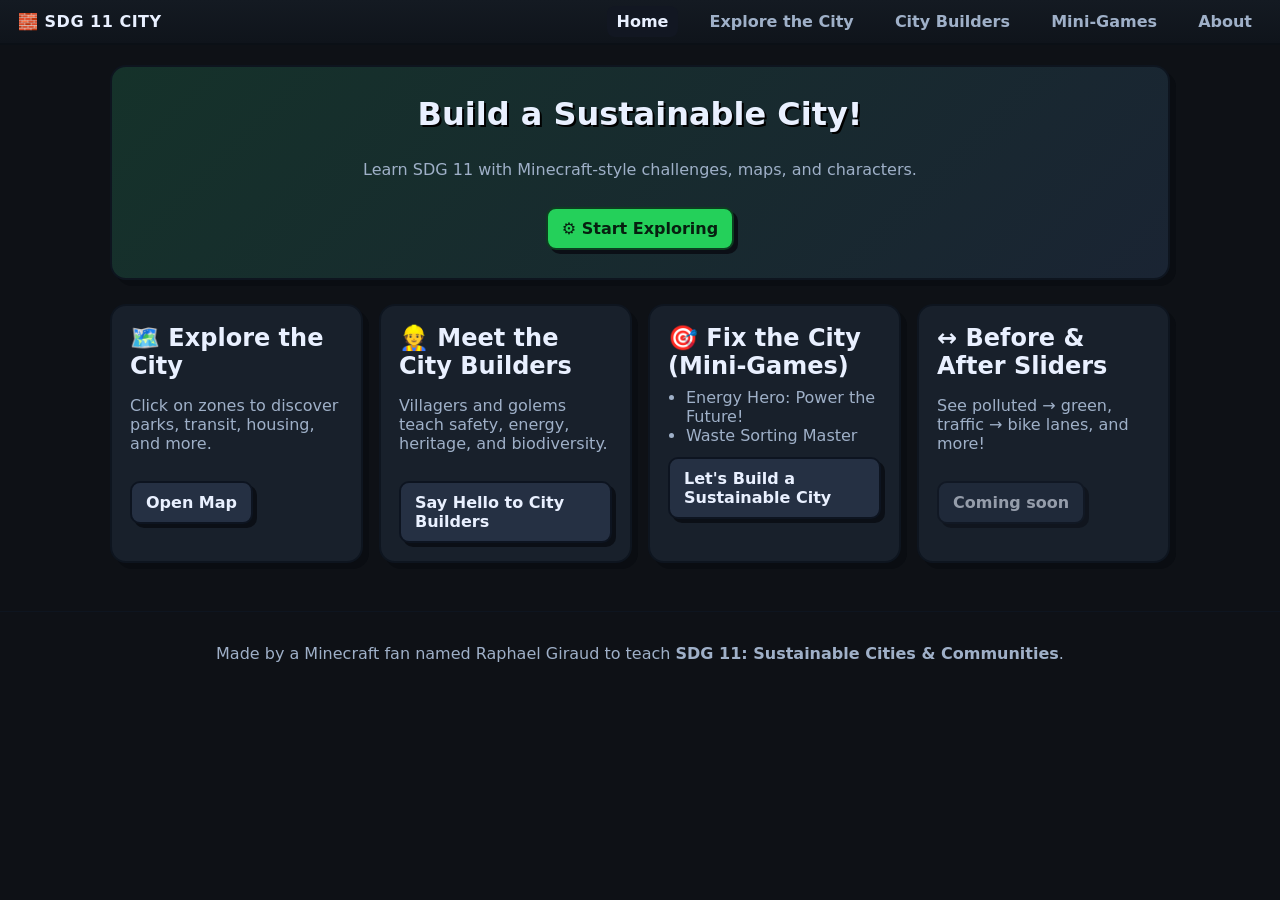
<file: index.html>
<!doctype html>
<html lang="en">
<head>
  <meta charset="utf-8" />
  <meta name="viewport" content="width=device-width, initial-scale=1" />
  <title>SDG 11 City — Learning</title>
  <link rel="stylesheet" href="css/styles.css" />
</head>
<body>
  <header class="site-header">
    <div class="logo">🧱 SDG 11 City</div>
    <nav class="main-nav">
      <a class="active" href="index.html">Home</a>
      <a href="city.html">Explore the City</a>
      <a href="builders.html">City Builders</a>
      <a href="games.html">Mini‑Games</a>
      <a href="#about">About</a>
    </nav>
  </header>

  <main class="container">
    <section class="hero">
      <h1>Build a Sustainable City!</h1>
      <p>Learn SDG 11 with Minecraft‑style challenges, maps, and characters.</p>
      <a class="btn btn-primary" href="city.html">⚙️ Start Exploring</a>
    </section>

    <section class="grid features">
      <article class="card">
        <h2>🗺️ Explore the City</h2>
        <p>Click on zones to discover parks, transit, housing, and more.</p>
        <a class="btn" href="city.html">Open Map</a>
      </article>

      <article class="card" id="builders">
        <h2>👷 Meet the City Builders</h2>
        <p>Villagers and golems teach safety, energy, heritage, and biodiversity.</p>
        <a class="btn" href="builders.html">Say Hello to City Builders</a>
      </article>

      <article class="card" id="minigames">
        <h2>🎯 Fix the City (Mini‑Games)</h2>
        <ul>
          <li>Energy Hero: Power the Future!</li>
          <li>Waste Sorting Master</li>
        </ul>
        <a class="btn" href="games.html">Let's Build a Sustainable City</a>
      </article>

      <article class="card">
        <h2>↔️ Before & After Sliders</h2>
        <p>See polluted → green, traffic → bike lanes, and more!</p>
        <a class="btn disabled" href="#">Coming soon</a>
      </article>
    </section>
  </main>

  <footer class="site-footer" id="about">
    <p>Made by a Minecraft fan named Raphael Giraud to teach <strong>SDG 11: Sustainable Cities &amp; Communities</strong>.</p>
  </footer>

  <script src="js/main.js"></script>
</body>
</html>
</file>
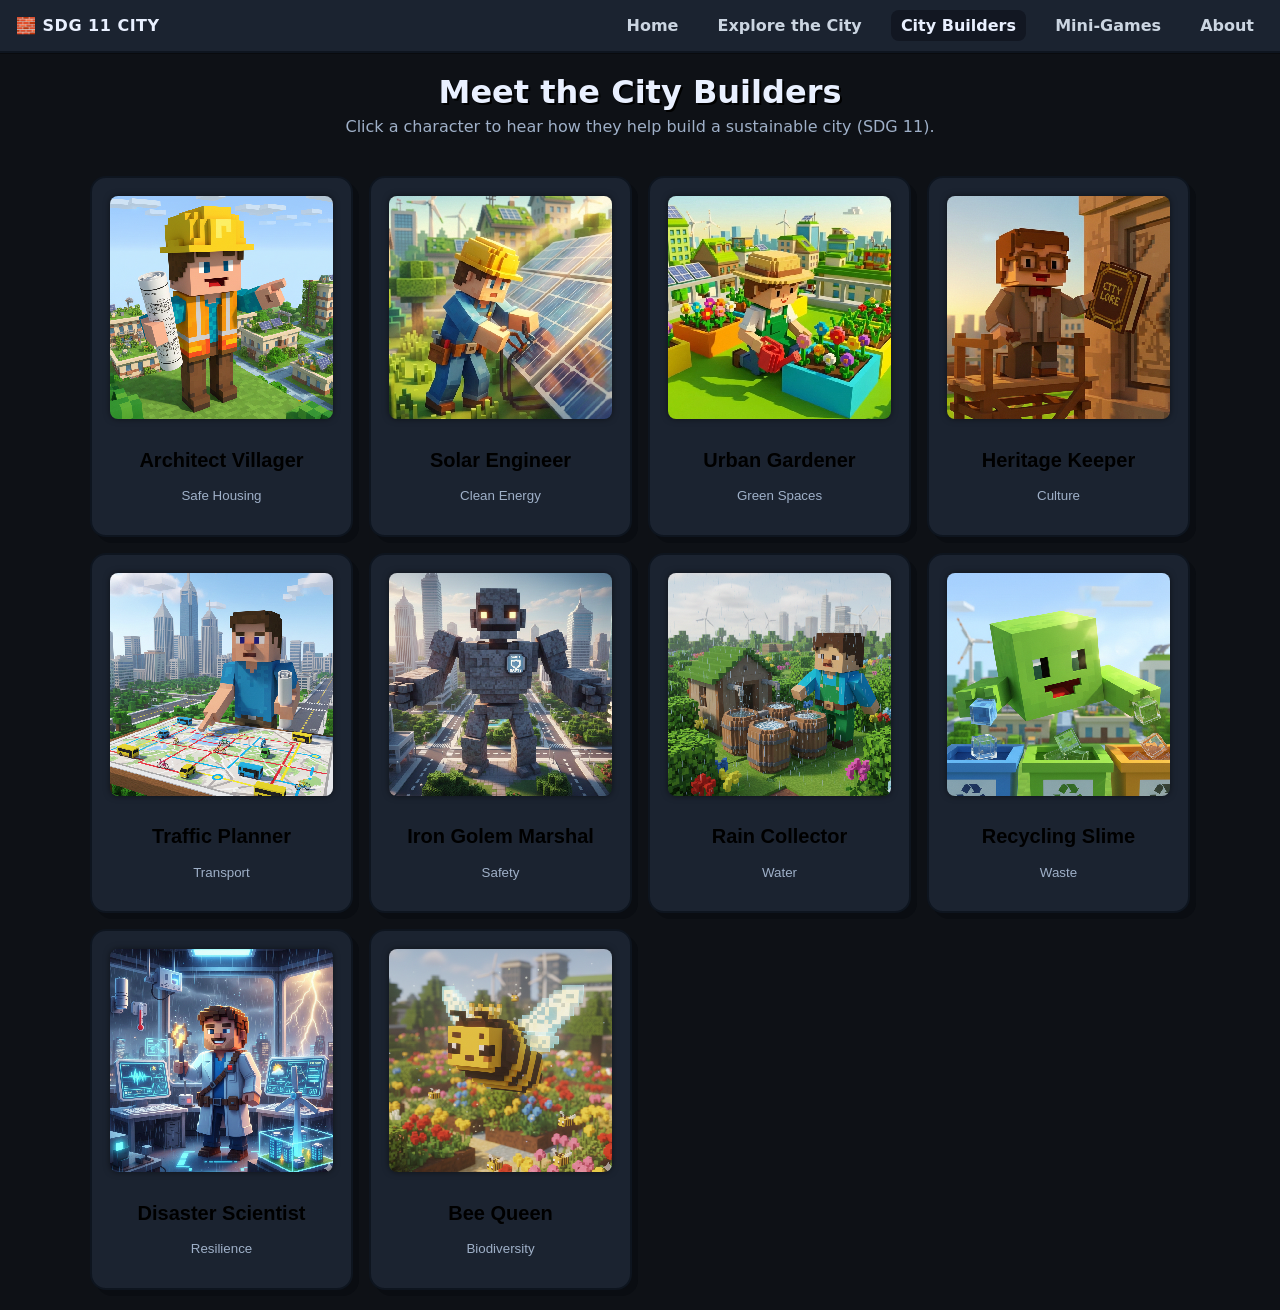
<file: builders.html>
<!doctype html>
<html lang="en">
<head>
  <meta charset="utf-8"/>
  <meta name="viewport" content="width=device-width, initial-scale=1"/>
  <title>Meet the City Builders — SDG 11</title>
  <link rel="stylesheet" href="css/builders.css"/>
</head>
<body>
  

 <header class="site-header">
    <div class="logo">🧱 SDG 11 City</div>
    <nav class="main-nav" aria-label="Primary">
      <a href="index.html">Home</a>
      <a href="city.html">Explore the City</a>
      <a class="active" href="builders.html" aria-current="page">City Builders</a>
      <a href="games.html">Mini‑Games</a>
      <a href="#about">About</a>
    </nav>
  </header>

  <!-- Page intro for City Builders -->
  <header class="header">
    <h1>Meet the City Builders</h1>
    <p>Click a character to hear how they help build a sustainable city (SDG 11).</p>
  </header>



<main class="grid">
  <button class="card" data-builder="architect">
    <img class="avatar-img" src="assets/characters/architect.png" alt="Architect Villager"/>
    <h2>Architect Villager</h2>
    <p class="tag">Safe Housing</p>
  </button>

  <button class="card" data-builder="solarEngineer">
    <img class="avatar-img" src="assets/characters/solarEngineer.png" alt="Solar Engineer"/>
    <h2>Solar Engineer</h2>
    <p class="tag">Clean Energy</p>
  </button>

  <button class="card" data-builder="urbanGardener">
    <img class="avatar-img" src="assets/characters/urbanGardener.png" alt="Urban Gardener"/>
    <h2>Urban Gardener</h2>
    <p class="tag">Green Spaces</p>
  </button>

  <button class="card" data-builder="heritageKeeper">
    <img class="avatar-img" src="assets/characters/heritageKeeper.png" alt="Heritage Keeper"/>
    <h2>Heritage Keeper</h2>
    <p class="tag">Culture</p>
  </button>

  <button class="card" data-builder="trafficPlanner">
    <img class="avatar-img" src="assets/characters/trafficPlanner.png" alt="Traffic Planner"/>
    <h2>Traffic Planner</h2>
    <p class="tag">Transport</p>
  </button>

  <button class="card" data-builder="golemMarshal">
    <img class="avatar-img" src="assets/characters/golemMarshal.png" alt="Golem Marshal"/>
    <h2>Iron Golem Marshal</h2>
    <p class="tag">Safety</p>
  </button>

  <button class="card" data-builder="rainCollector">
    <img class="avatar-img" src="assets/characters/rainCollector.png" alt="Rain Collector"/>
    <h2>Rain Collector</h2>
    <p class="tag">Water</p>
  </button>

  <button class="card" data-builder="recyclerSlime">
    <img class="avatar-img" src="assets/characters/recyclerSlime.png" alt="Recycling Slime"/>
    <h2>Recycling Slime</h2>
    <p class="tag">Waste</p>
  </button>

  <button class="card" data-builder="disasterScientist">
    <img class="avatar-img" src="assets/characters/disasterScientist.png" alt="Disaster Scientist"/>
    <h2>Disaster Scientist</h2>
    <p class="tag">Resilience</p>
  </button>

  <button class="card" data-builder="beeQueen">
    <img class="avatar-img" src="assets/characters/beeQueen.png" alt="Bee Queen"/>
    <h2>Bee Queen</h2>
    <p class="tag">Biodiversity</p>
  </button>
</main>

<div class="bubble" id="bubble" hidden>
  <div class="bubble-content">
    <button class="close">✖</button>
    <h3 id="bubbleTitle"></h3>
    <p id="bubbleText"></p>
  </div>
</div>

<script src="js/builders.js"></script>
</body>
</html>
</file>
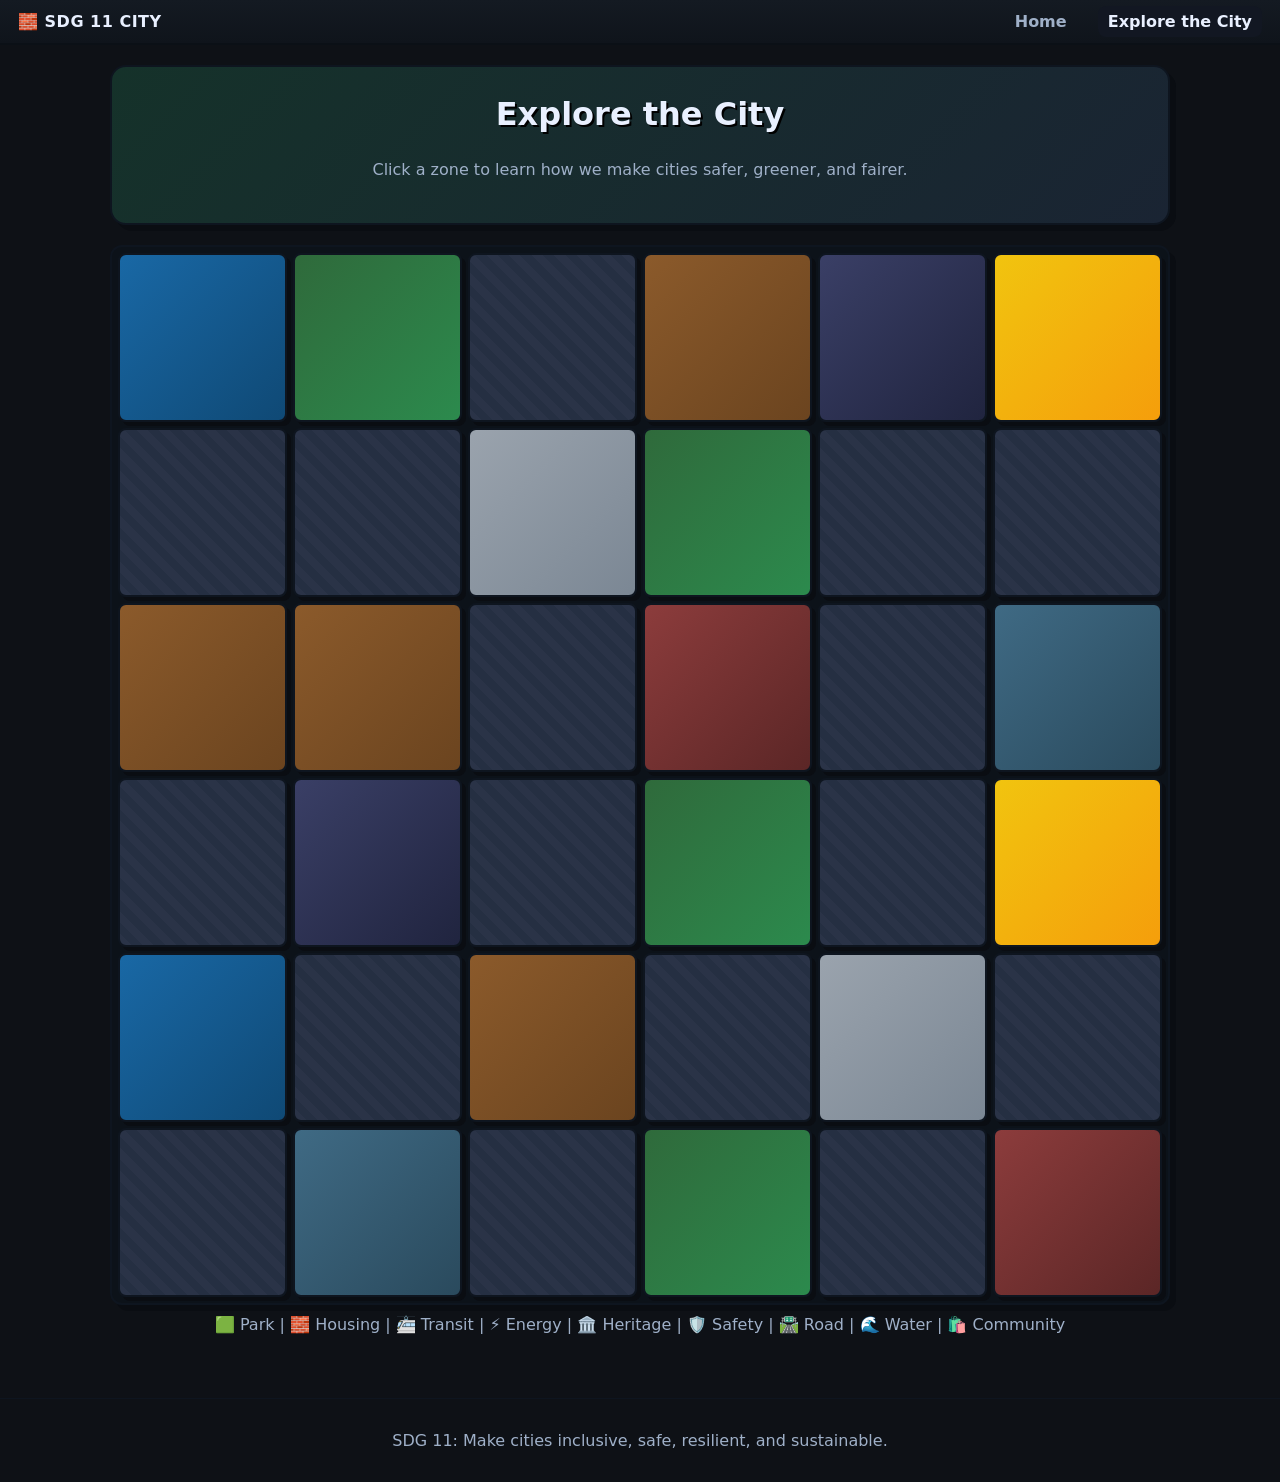
<file: city.html>
<!doctype html>
<html lang="en">
<head>
  <meta charset="utf-8"/>
  <meta name="viewport" content="width=device-width, initial-scale=1"/>
  <title>Explore the City — SDG 11</title>
  <link rel="stylesheet" href="css/styles.css" />
</head>
<body>
  <header class="site-header">
    <div class="logo">🧱 SDG 11 City</div>
    <nav class="main-nav">
      <a href="index.html">Home</a>
      <a class="active" href="city.html">Explore the City</a>
    </nav>
  </header>

  <main class="container">
    <section class="hero">
      <h1>Explore the City</h1>
      <p>Click a zone to learn how we make cities safer, greener, and fairer.</p>
    </section>

    <!-- The grid map -->
    <section class="city-map">
      <!-- 6x6 grid of tiles; give special zones data attributes -->
      <div class="map-grid">
        <!-- Row 1 -->
        <button class="tile water" aria-label="Water"></button>
        <button class="tile park" data-zone="Park" aria-label="Park"></button>
        <button class="tile road" aria-label="Road"></button>
        <button class="tile housing" data-zone="Housing" aria-label="Housing"></button>
        <button class="tile transit" data-zone="Transit" aria-label="Transit"></button>
        <button class="tile energy" data-zone="Energy" aria-label="Energy"></button>

        <!-- Row 2 -->
        <button class="tile road" aria-label="Road"></button>
        <button class="tile road" aria-label="Road"></button>
        <button class="tile plaza" data-zone="Heritage" aria-label="Heritage Plaza"></button>
        <button class="tile park" aria-label="Park"></button>
        <button class="tile road" aria-label="Road"></button>
        <button class="tile road" aria-label="Road"></button>

        <!-- Row 3 -->
        <button class="tile housing" aria-label="Housing"></button>
        <button class="tile housing" data-zone="Housing" aria-label="Housing"></button>
        <button class="tile road" aria-label="Road"></button>
        <button class="tile safety" data-zone="Safety" aria-label="Safety"></button>
        <button class="tile road" aria-label="Road"></button>
        <button class="tile market" data-zone="Community" aria-label="Community Market"></button>

        <!-- Row 4 -->
        <button class="tile road" aria-label="Road"></button>
        <button class="tile transit" data-zone="Transit" aria-label="Transit"></button>
        <button class="tile road" aria-label="Road"></button>
        <button class="tile park" data-zone="Park" aria-label="Park"></button>
        <button class="tile road" aria-label="Road"></button>
        <button class="tile energy" aria-label="Energy"></button>

        <!-- Row 5 -->
        <button class="tile water" aria-label="Water"></button>
        <button class="tile road" aria-label="Road"></button>
        <button class="tile housing" aria-label="Housing"></button>
        <button class="tile road" aria-label="Road"></button>
        <button class="tile plaza" aria-label="Plaza"></button>
        <button class="tile road" aria-label="Road"></button>

        <!-- Row 6 -->
        <button class="tile road" aria-label="Road"></button>
        <button class="tile market" aria-label="Market"></button>
        <button class="tile road" aria-label="Road"></button>
        <button class="tile park" aria-label="Park"></button>
        <button class="tile road" aria-label="Road"></button>
        <button class="tile safety" aria-label="Safety"></button>
      </div>
      <p class="legend">
        🟩 Park | 🧱 Housing | 🚈 Transit | ⚡ Energy | 🏛️ Heritage | 🛡️ Safety | 🛣️ Road | 🌊 Water | 🛍️ Community
      </p>
    </section>

    <!-- Popup (hidden by default) -->
    <div class="modal" id="zoneModal" hidden>
      <div class="modal-content" role="dialog" aria-modal="true" aria-labelledby="modalTitle">
        <button class="close" aria-label="Close">✖</button>
        <h2 id="modalTitle">Zone</h2>
        <p id="modalText">Details about this zone.</p>
        <button class="btn btn-primary" id="miniAction">Try a quick challenge</button>
      </div>
    </div>
  </main>

  <footer class="site-footer">
    <p>SDG 11: Make cities inclusive, safe, resilient, and sustainable.</p>
  </footer>

  <script src="js/main.js"></script>
</body>
</html>
</file>
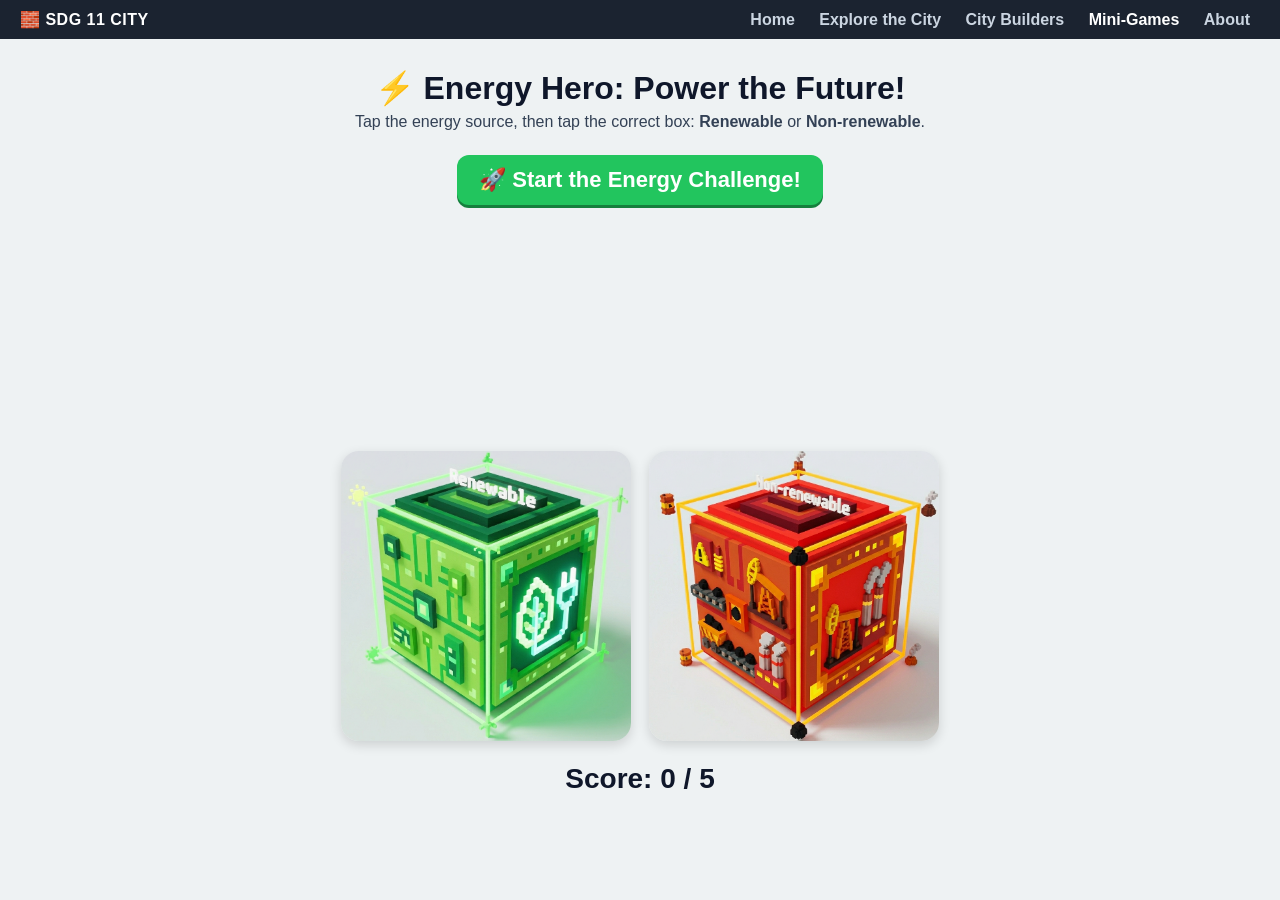
<file: energy-game.html>
<!doctype html>
<html lang="en">
<head>
  <meta charset="utf-8" />
  <meta name="viewport" content="width=device-width, initial-scale=1" />
  <title>⚡ Energy Hero: Power the Future! — SDG 11</title>
  <link rel="stylesheet" href="css/energy-game.css" />
</head>
<body>
  <header class="site-header">
    <div class="logo">🧱 SDG 11 City</div>
    <nav class="main-nav">
      <a href="index.html">Home</a>
      <a href="city.html">Explore the City</a>
      <a href="builders.html">City Builders</a>
      <a class="active" href="games.html">Mini‑Games</a>
      <a href="#about">About</a>
    </nav>
  </header>

  <main class="game-area">
    <h1 class="title">⚡ Energy Hero: Power the Future!</h1>
    <p class="subtitle">Tap the energy source, then tap the correct box: <strong>Renewable</strong> or <strong>Non‑renewable</strong>.</p>

    <button id="start-btn">🚀 Start the Energy Challenge!</button>

    <div id="energy-area">
      <img id="current-energy" class="hidden" alt="Energy source card" />
      <div id="energy-label" class="hidden"></div>
    </div>

    <div id="boxes">
      <img class="choice-box" data-type="Renewable" src="assets/boxes/renewable_box.png" alt="Renewable energy box" />
      <img class="choice-box" data-type="Non-renewable" src="assets/boxes/nonrenewable_box.png" alt="Non-renewable energy box" />
    </div>

    <div id="status-box">Score: <span id="score">0</span> / 5</div>
  </main>

  <script src="js/energy-game.js"></script>
</body>
</html>
</file>
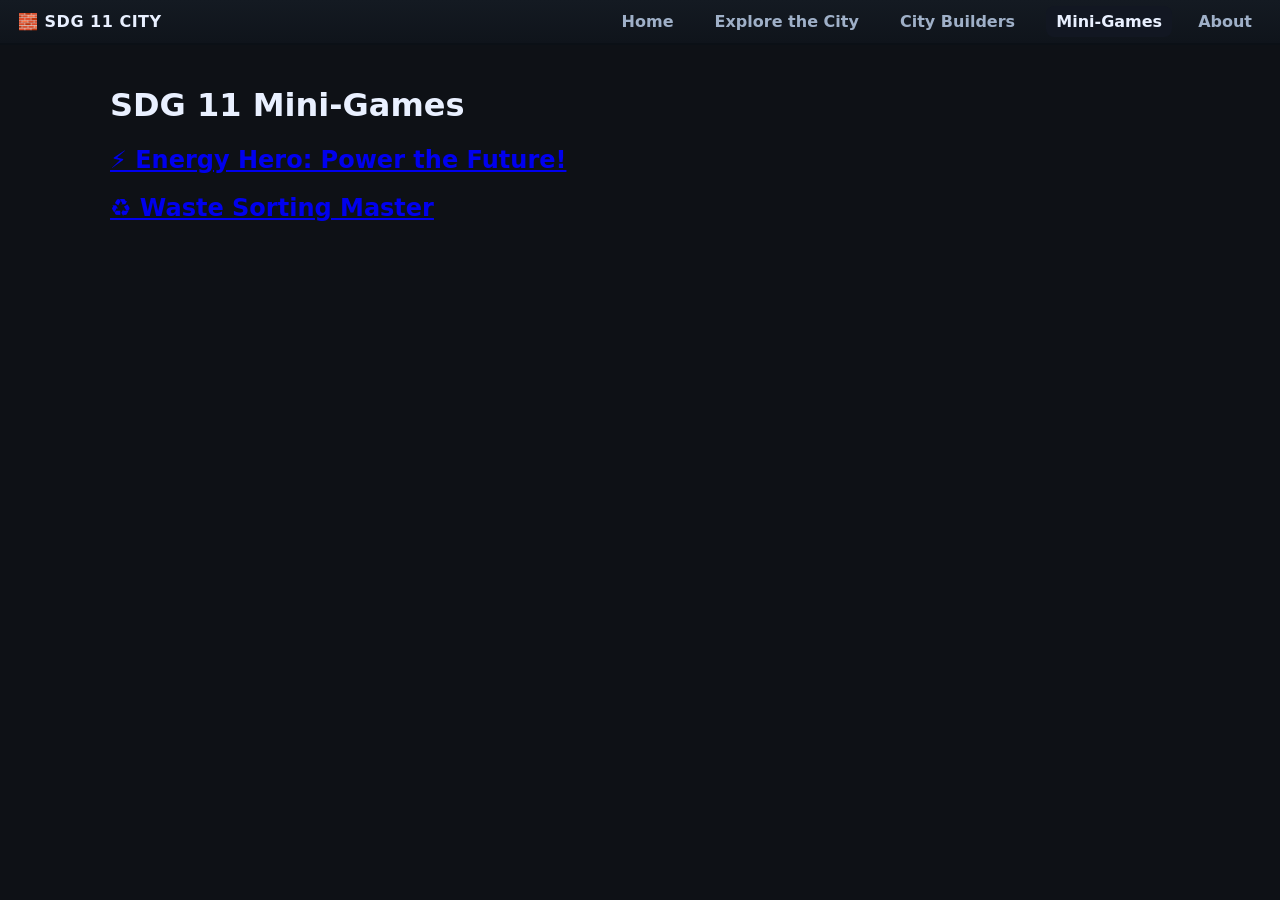
<file: games.html>
<!doctype html><html><head><meta charset='utf-8'>
<title>SDG11 Mini-Games</title>
<link rel='stylesheet' href='css/styles.css'></head>
<body><header class='site-header'><div class='logo'>🧱 SDG 11 City</div>
<nav class='main-nav'><a href='index.html'>Home</a>
<a href='city.html'>Explore the City</a>
<a href='builders.html'>City Builders</a>
<a class='active' href='games.html'>Mini‑Games</a><a href='#about'>About</a></nav>
</header>
<main class='container'><h1>SDG 11 Mini‑Games</h1>
<h2><a href='energy-game.html'>⚡ Energy Hero: Power the Future!</a></h2>     
<h2><a href='waste-game.html'>♻️ Waste Sorting Master</a></h2>    
<!--<ul><li><a href='waste-game.html'>♻️ Waste Sorting Master</a></li></ul>-->
</main>
</body>
</html>
</file>
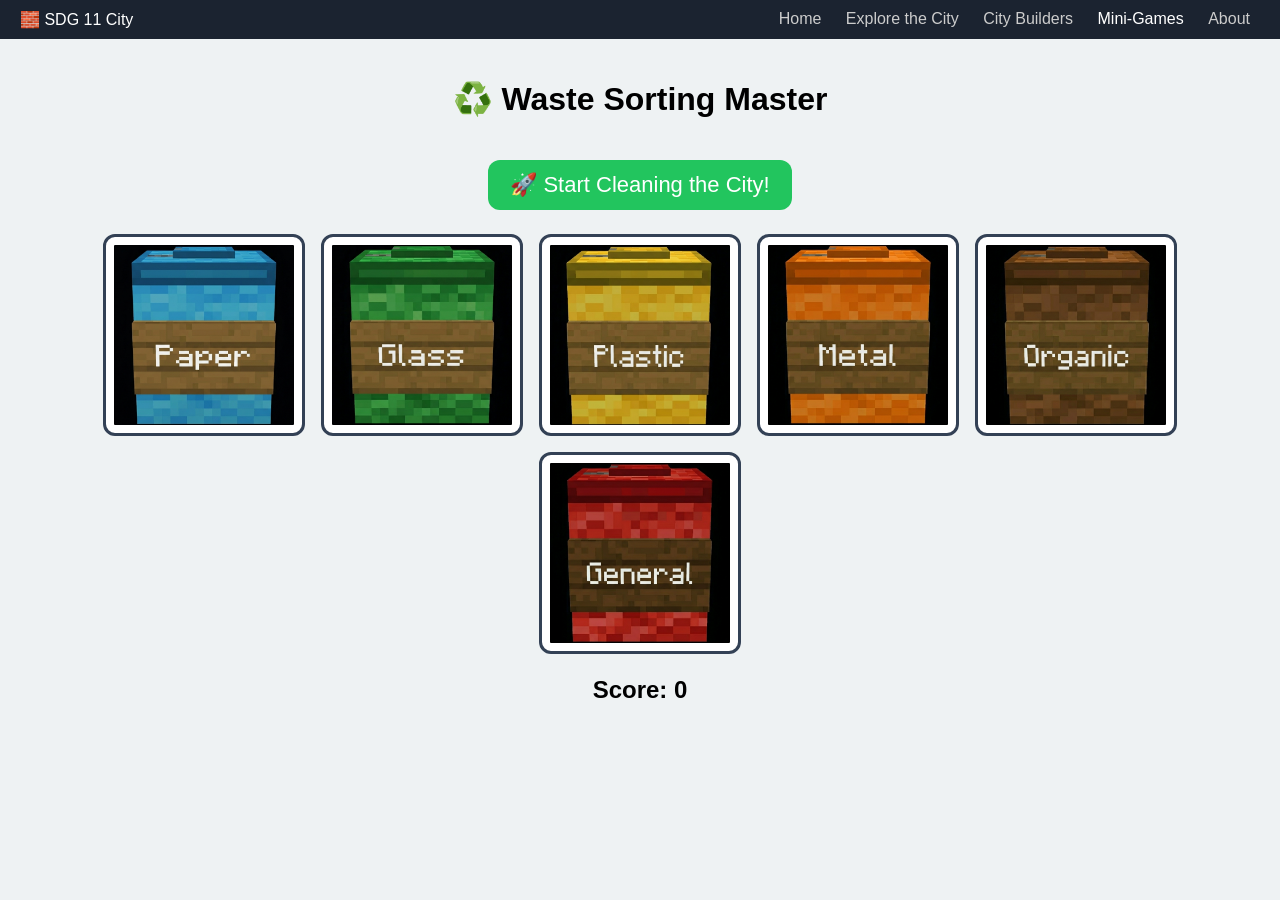
<file: waste-game.html>
<!doctype html>
<html lang="en">
<head>
  <meta charset="utf-8">
  <meta name="viewport" content="width=device-width, initial-scale=1">
  <title>♻️ Waste Sorting Master — SDG11</title>
  <link rel="stylesheet" href="css/game.css">
</head>
<body>
<header class="site-header">
  <div class="logo">🧱 SDG 11 City</div>
  <nav class="main-nav">
    <a href="index.html">Home</a>
    <a href="city.html">Explore the City</a>
    <a href="builders.html">City Builders</a>
    <a class="active" href="games.html">Mini‑Games</a>
    <a href="#about">About</a>
  </nav>
</header>

<main class="game-area">
  <h1 class="title">♻️ Waste Sorting Master</h1>
  <button id="start-btn">🚀 Start Cleaning the City!</button>

  <div id="item-area">
    <img id="current-item" class="hidden">
  </div>

  <div id="bins">
    <img class="bin" data-type="paper_cardboard" src="assets/bins/paper_cardboard.png">
    <img class="bin" data-type="glass" src="assets/bins/glass.png">
    <img class="bin" data-type="plastic" src="assets/bins/plastic.png">
    <img class="bin" data-type="metal_cans" src="assets/bins/metal_cans.png">
    <img class="bin" data-type="organic" src="assets/bins/organic.png">
    <img class="bin" data-type="general_waste" src="assets/bins/general_waste.png">
  </div>

  <div id="status-box">Score: <span id="score">0</span></div>
</main>

<script src="js/waste-game.js"></script>
</body>
</html>
</file>
<file: css/styles.css>
/* Color palette: earthy greens + brick oranges */
:root{
  --bg:#0e1116;
  --panel:#1b2330;
  --accent:#24d05a;
  --accent2:#f59e0b;
  --text:#e9f0ff;
  --muted:#9fb0c8;
  --card:#18202b;
  --shadow:#0a0d12;
}

*{ box-sizing:border-box; }
html,body{ margin:0; padding:0; background:var(--bg); color:var(--text); font-family: system-ui,Segoe UI,Roboto,Arial,sans-serif; }

.site-header{
  position:sticky; top:0; z-index:10;
  display:flex; align-items:center; justify-content:space-between;
  padding:12px 18px; background:linear-gradient(180deg,#141a22,#0f141b);
  border-bottom:2px solid #0b1016;
}
.logo{ font-weight:900; letter-spacing:0.5px; text-transform:uppercase; }
.main-nav a{
  color:var(--muted); margin-left:16px; text-decoration:none; font-weight:600;
  padding:6px 10px; border-radius:8px;
}
.main-nav a:hover, .main-nav a.active{ color:var(--text); background:#121722; }

.container{ max-width:1100px; margin:0 auto; padding:20px; }

.hero{
  background:linear-gradient(135deg,#15322a 0%, #1a2433 100%);
  border:2px solid #0e151f; border-radius:16px; padding:28px;
  box-shadow: 6px 6px 0 var(--shadow);
  text-align:center;
}
.hero h1{ margin-top:0; font-size:2rem; text-shadow:2px 2px 0 #000; }
.hero p{ color:var(--muted); }

.btn{
  display:inline-block; margin-top:12px; padding:10px 14px; border-radius:10px;
  background:#253043; color:var(--text); text-decoration:none; border:2px solid #0d1420;
  box-shadow: 4px 4px 0 #0b0f16; font-weight:700;
}
.btn:hover{ transform:translateY(-1px); background:#2b3a54; }
.btn-primary{ background:var(--accent); color:#072010; border-color:#0c3f20; }
.btn-primary:hover{ filter:brightness(1.05); }
.btn.disabled{ opacity:0.6; pointer-events:none; }

.grid.features{
  margin-top:24px;
  display:grid; grid-template-columns: repeat(auto-fit, minmax(230px, 1fr)); gap:16px;
}

.card{
  background:var(--card);
  border:2px solid #0e151f; border-radius:16px; padding:18px;
  box-shadow: 6px 6px 0 var(--shadow);
}
.card h2{ margin:0 0 8px; }
.card ul{ padding-left:18px; margin:6px 0 0; }
.card p, .card li{ color:var(--muted); }

.site-footer{
  margin-top:28px; text-align:center; padding:16px; color:var(--muted);
  border-top:1px solid #0e151f;
}

/* Simple “blocky” feel */
.card, .btn, .hero { image-rendering: pixelated; }

/* Make it comfy on small screens */
@media (max-width:600px){
  .main-nav a{ margin-left:8px; padding:6px; }
  .hero h1{ font-size:1.6rem; }
}

/* City map */
.city-map{ margin-top:20px; }
.map-grid{
  display:grid;
  grid-template-columns: repeat(6, 1fr);
  gap:6px;
  background:#0c1219; padding:6px; border-radius:12px;
  border:2px solid #0e151f; box-shadow: 6px 6px 0 #0a0d12;
}
.tile{
  aspect-ratio:1/1; width:100%;
  border:2px solid #0e151f;
  border-radius:8px;
  box-shadow: 4px 4px 0 #0a0d12;
  cursor:pointer;
  image-rendering: pixelated;
  transition: transform 80ms ease, filter 120ms ease;
}
.tile:focus{ outline:3px solid var(--accent); }

/* “Blocky” color themes to suggest materials */
.tile.road{ background: repeating-linear-gradient(45deg,#2a3347,#2a3347 8px,#252f42 8px,#252f42 16px); }
.tile.housing{ background: linear-gradient(135deg,#8b5a2b,#6b441f); }
.tile.park{ background: linear-gradient(135deg,#2f6a3b,#2c8a4d); }
.tile.transit{ background: linear-gradient(135deg,#3a3f66,#20243f); }
.tile.energy{ background: linear-gradient(135deg,#f1c40f,#f59e0b); }
.tile.plaza{ background: linear-gradient(135deg,#9aa3ad,#7b8794); }
.tile.safety{ background: linear-gradient(135deg,#8c3c3c,#5b2626); }
.tile.market{ background: linear-gradient(135deg,#3f6a84,#2a4a5d); }
.tile.water{ background: linear-gradient(135deg,#1968a5,#0f4975); }

.tile:hover{ transform: translateY(-2px); filter: brightness(1.05); }
.legend{ color:var(--muted); text-align:center; margin-top:10px; }

/* Modal */
.modal{
  position:fixed; inset:0; background: rgba(0,0,0,0.6);
  display:grid; place-items:center; padding:16px;
}
.modal[hidden]{ display:none; }
.modal-content{
  width:min(560px, 95vw);
  background:var(--panel); border:2px solid #0e151f; border-radius:14px; padding:18px;
  box-shadow: 10px 10px 0 #06080c;
}
.modal-content h2{ margin-top:0; }
.modal .close{
  float:right; background:#2a354a; color:var(--text); border:2px solid #0d1420;
  border-radius:8px; padding:6px 10px; cursor:pointer;
}


/* Mini-game HUD & planting visuals */
.hud{ margin:10px 0; display:flex; gap:8px; align-items:center; justify-content:center; flex-wrap:wrap; }
.hud .chip{ background:#253043; border:2px solid #0d1420; border-radius:999px; padding:6px 10px; box-shadow: 4px 4px 0 #0b0f16; }
.map-grid.plant-mode .tile.plantable{ outline:2px dashed var(--accent); outline-offset:-2px; cursor:crosshair; }
.tile .tree{ font-size:20px; display:inline-block; filter: drop-shadow(0 1px 0 #000); }
</file>
<file: css/builders.css>
:root{--bg:#0e1116;--panel:#18202b;--text:#e9f0ff;--muted:#9fb0c8;--shadow:#0a0d12}
body{margin:0;background:var(--bg);color:var(--text);font-family:system-ui}
.header{text-align:center;padding:20px}
.grid{max-width:1100px;margin:auto;padding:20px;display:grid;grid-template-columns:repeat(auto-fit,minmax(220px,1fr));gap:16px}
.card{background:var(--panel);border:2px solid #0e151f;border-radius:16px;padding:18px;box-shadow:6px 6px 0 var(--shadow);cursor:pointer;text-align:center}
.card:hover{transform:translateY(-2px)}

.avatar-img{
  width:100%;
  aspect-ratio:1/1;
  object-fit:cover;
  border-radius:8px;
  image-rendering:pixelated;
  box-shadow:0 0 6px rgba(0,0,0,0.5);
  margin-bottom:10px;
}

.tag{color:var(--muted)}

.bubble{position:fixed;inset:0;background:rgba(0,0,0,.6);display:grid;place-items:center}
.bubble[hidden]{display:none}
.bubble-content{background:#1b2330;border:2px solid #0e151f;border-radius:16px;padding:18px;box-shadow:10px 10px 0 #06080c;max-width:520px}
.close{float:right;background:#2a354a;color:var(--text);border:2px solid #0d1420;border-radius:8px;padding:6px 10px;cursor:pointer}

/* === Shared Header + Nav (copied from other pages for consistency) === *//* Palette (reuse if not already defined on this page) */:root{  --bg:#0e1116;  --panel:#1b2330;  --text:#e9f0ff;  --muted:#9fb0c8;  --shadow:#0a0d12;}/* Top header bar */.site-header{  position: sticky; top: 0; z-index: 50;  display: flex; align-items: center; justify-content: space-between;  padding: 10px 16px;  background: #1b2330; /* same as var(--panel) but fixed to match other pages */  color: var(--text);  border-bottom: 2px solid #0e151f;  box-shadow: 0 1px 0 rgba(0,0,0,.35);}/* Logo text */.logo{  font-weight: 900; letter-spacing: .5px; text-transform: uppercase;  color: var(--text);}/* Navigation links */.main-nav a{  display: inline-block;  color: #cbd5e1;                 /* muted link color */  text-decoration: none;  margin-left: 14px;  padding: 6px 10px;  border-radius: 8px;  font-weight: 600;  transition: background .15s ease, color .15s ease, transform .05s ease;}/* Hover + active states match other pages */.main-nav a:hover{  color: var(--text);  background: #121722;}.main-nav a.active,.main-nav a[aria-current="page"]{  color: var(--text);  background: #121722;}/* Small screens */@media (max-width: 640px){  .site-header{ padding: 10px; }  .main-nav a{ margin-left: 8px; padding: 6px 8px; }}/* Optional: page-level intro header to match overall style */.header{  text-align: center;  padding: 20px;}.header h1{ margin: 0 0 6px; text-shadow: 2px 2px 0 #000; }.header p{ color: var(--muted); margin: 0; }
</file>
<file: css/energy-game.css>
body{
  font-family: Arial, Helvetica, sans-serif;
  background:#eef2f3;
  margin:0;
  color:#0f172a;
}
.site-header{
  background:#1b2330;
  color:white;
  padding:10px 20px;
  display:flex;
  align-items:center;
  justify-content:space-between;
}
.logo{font-weight:900;letter-spacing:.5px;text-transform:uppercase}
.main-nav a{
  color:#cbd5e1;
  margin:0 10px;
  text-decoration:none;
  font-weight:600;
}
.main-nav a.active,.main-nav a:hover{color:white}
.game-area{text-align:center;padding:20px;max-width:1200px;margin:0 auto}
.title{margin:10px 0 6px}
.subtitle{color:#334155;margin:0 0 14px}
#start-btn{
  background:#22c55e;color:white;font-size:22px;padding:12px 22px;border-radius:12px;border:none;
  cursor:pointer;margin-top:10px;box-shadow:0 3px 0 #15803d;font-weight:700;
}
#start-btn:hover{filter:brightness(1.05)}
#energy-area{
  min-height:230px;display:flex;flex-direction:column;align-items:center;justify-content:center;gap:12px;margin-top:8px;
}
#current-energy{width:200px;max-width:70vw;border-radius:16px;box-shadow:0 8px 18px rgba(0,0,0,.15);cursor:pointer}
#energy-label{
  background:white;border-radius:999px;padding:8px 16px;display:inline-block;font-size:22px;font-weight:800;
  box-shadow:0 3px 10px rgba(0,0,0,.08)
}
.hidden{display:none !important}
#boxes{display:grid;grid-template-columns:repeat(2,minmax(220px,290px));justify-content:center;gap:18px;margin-top:8px}
.choice-box{
  width:100%;max-width:290px;border-radius:18px;box-shadow:0 4px 12px rgba(0,0,0,.14);cursor:pointer;
}
#status-box{margin-top:22px;font-size:28px;font-weight:800}
@media (max-width: 700px){
  #boxes{grid-template-columns:1fr;gap:14px;margin-top:6px}
  .choice-box{max-width:260px;justify-self:center}
  .main-nav a{margin:0 6px;font-size:14px}
  .site-header{padding:10px}
  #energy-area{min-height:210px}
  #current-energy{width:180px}
}
</file>
<file: css/game.css>
body{font-family:Arial;background:#eef2f3;margin:0}.site-header{background:#1b2330;color:white;padding:10px 20px;display:flex;justify-content:space-between}.main-nav a{color:#ccc;margin:0 10px;text-decoration:none}.main-nav a.active{color:white}.game-area{text-align:center;padding:20px}#start-btn{background:#22c55e;color:white;font-size:22px;padding:12px 22px;border-radius:12px;border:none;cursor:pointer;margin-top:20px}#item-area img{width:140px;margin:20px;cursor:grab}#item-area img.hidden{display:none}#bins{display:flex;justify-content:center;gap:16px;margin-top:24px;flex-wrap:wrap}.bin{width:180px;border:3px solid #334155;border-radius:12px;padding:8px;background:white}#status-box{margin-top:22px;font-size:24px;font-weight:800}
</file>
